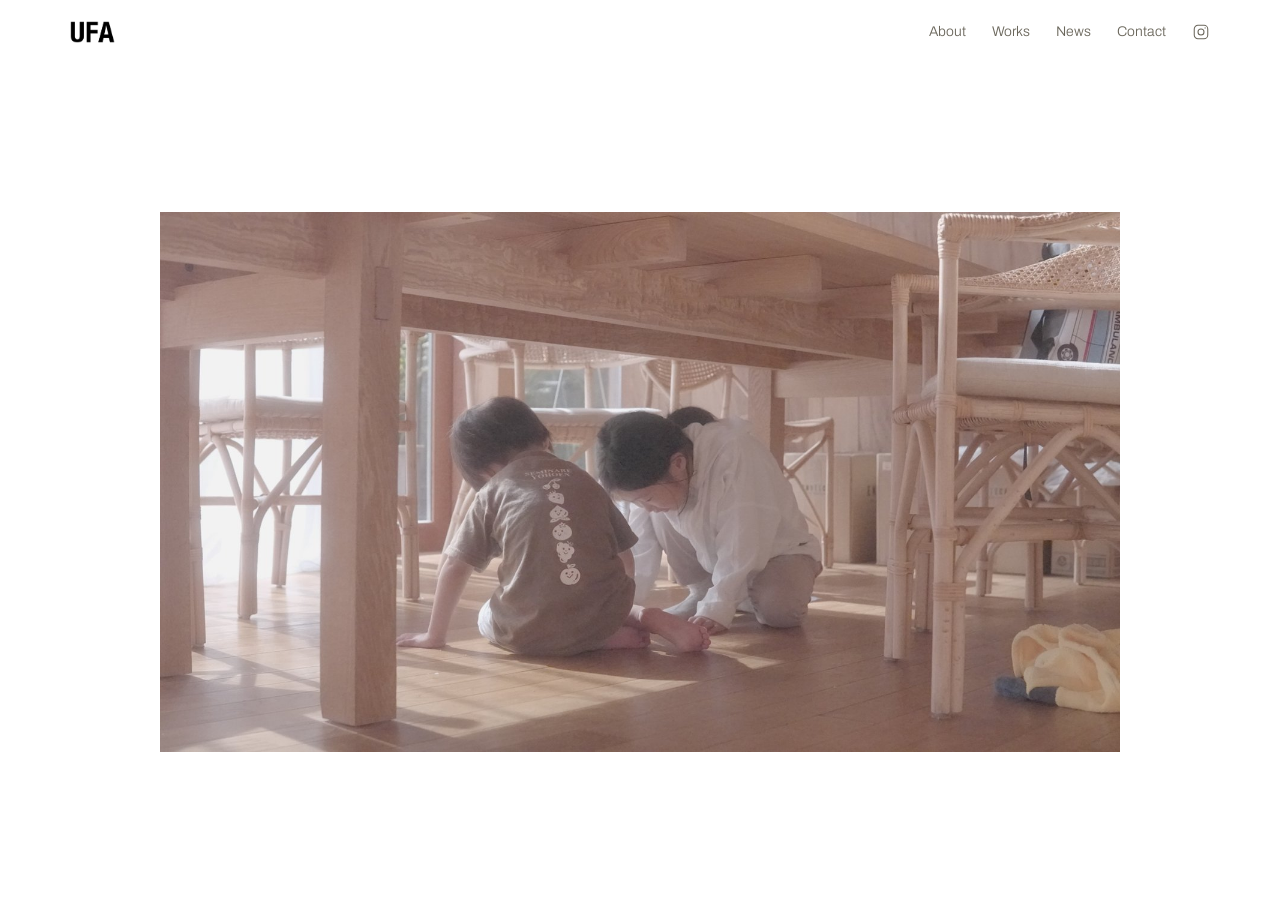
<file: index.html>
<!doctype html>
<html lang="ja">
<head>
<meta charset="utf-8">
<meta name="viewport" content="width=device-width, initial-scale=1">
<title>UFA</title>
<meta name="description" content="UFA一級建築士事務所（梅川元一 + 布施遼）の作品集。">
<link rel="preconnect" href="https://fonts.googleapis.com">
<link rel="stylesheet" href="https://fonts.googleapis.com/css2?family=Archivo:wght@300;400;500;600;700&family=Noto+Sans+JP:wght@300;400;500;600&display=swap">
<link rel="stylesheet" href="style.css">
</head>
<body>

<div style="width:100%;min-height:100vh;display:flex;flex-direction:column;">

  <div class="nav-outer">
    <div class="wrap nav-inner">
      <a href="index.html" style="display:flex;align-items:center;"><img src="assets/logo.png" style="height:22px;width:auto;display:block;" alt="UFA"></a>
      <div class="navlinks">
        <a class="navlink" href="about.html">About</a>
        <a class="navlink" href="works.html">Works</a>
        <a class="navlink" href="news.html">News</a>
        <a class="navlink" href="contact.html">Contact</a>
        <a class="ig-link" href="https://www.instagram.com/ufa_umekawa_fuse/" target="_blank" rel="noopener" aria-label="Instagram"><svg viewBox="0 0 24 24" fill="none" stroke="currentColor" stroke-width="1.4"><rect x="3" y="3" width="18" height="18" rx="5"/><circle cx="12" cy="12" r="4"/><circle cx="17.5" cy="6.5" r="0.8" fill="currentColor" stroke="none"/></svg></a>
      </div>
    </div>
  </div>

  <div style="flex:1;width:100%;background:var(--ground);display:flex;align-items:center;justify-content:center;padding:40px 32px;">
    <img id="top-photo" alt="" style="max-width:960px;max-height:70vh;width:auto;height:auto;display:block;">
  </div>

</div>
<script>
(function(){
  var photos = ["assets/top/top-01.jpg", "assets/top/top-02.jpg", "assets/top/top-03.jpg", "assets/top/top-04.jpg", "assets/top/top-05.jpg", "assets/top/top-06.jpg", "assets/top/top-07.jpg", "assets/top/top-08.jpg"];
  var pick = photos[Math.floor(Math.random() * photos.length)];
  document.getElementById('top-photo').src = pick;
})();
</script>
</body>
</html>
</file>
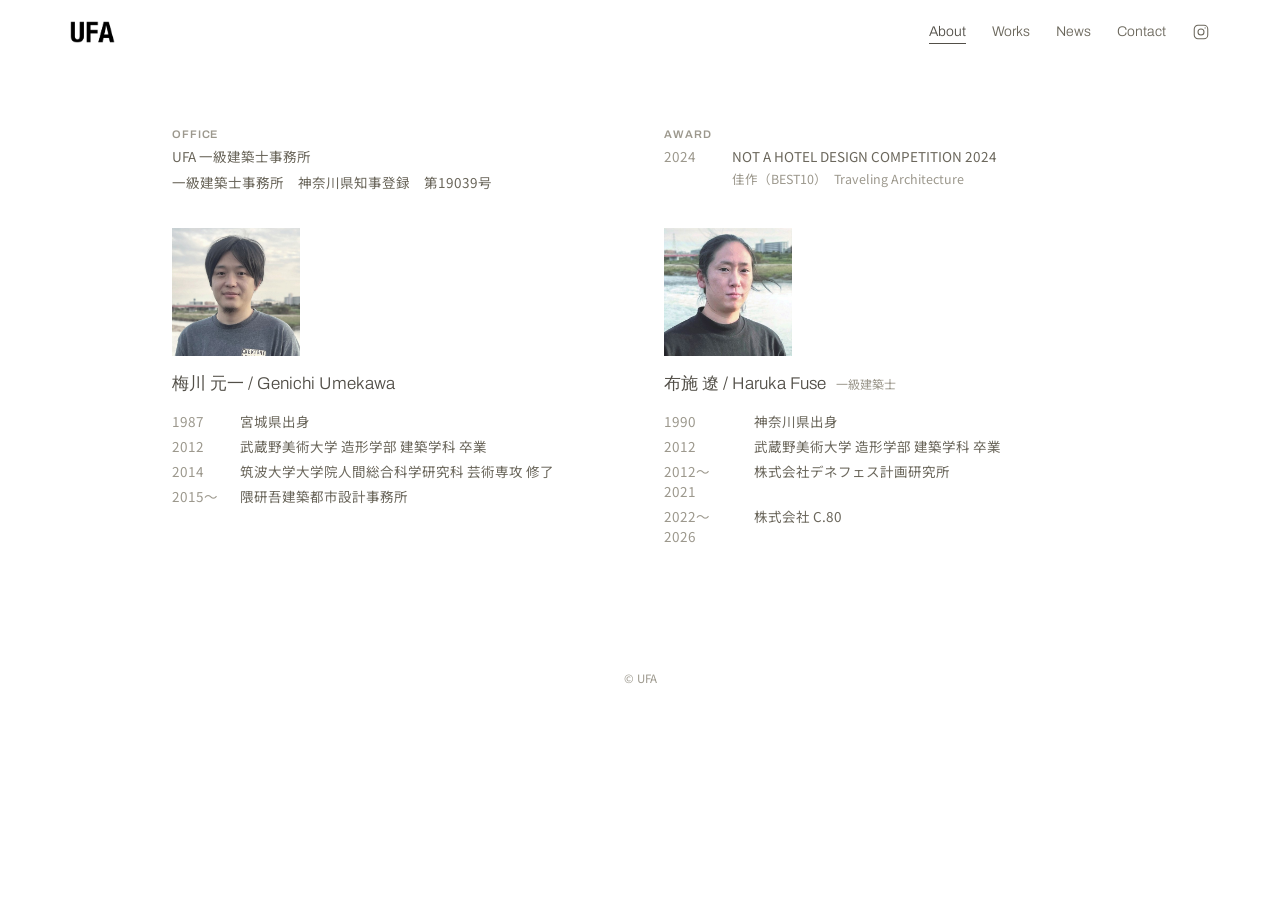
<file: about.html>
<!doctype html>
<html lang="ja">
<head>
<meta charset="utf-8">
<meta name="viewport" content="width=device-width, initial-scale=1">
<title>UFA — About</title>
<meta name="description" content="UFA一級建築士事務所について。梅川元一・布施遼のプロフィール。">
<link rel="preconnect" href="https://fonts.googleapis.com">
<link rel="stylesheet" href="https://fonts.googleapis.com/css2?family=Archivo:wght@300;400;500;600;700&family=Noto+Sans+JP:wght@300;400;500;600&display=swap">
<link rel="stylesheet" href="style.css">
</head>
<body>

<div style="width:100%;min-height:100vh;display:flex;flex-direction:column;">

  <div class="nav-outer">
    <div class="wrap nav-inner">
      <a href="index.html" style="display:flex;align-items:center;"><img src="assets/logo.png" style="height:22px;width:auto;display:block;" alt="UFA"></a>
      <div class="navlinks">
        <a class="navlink on" href="about.html">About</a>
        <a class="navlink" href="works.html">Works</a>
        <a class="navlink" href="news.html">News</a>
        <a class="navlink" href="contact.html">Contact</a>
        <a class="ig-link" href="https://www.instagram.com/ufa_umekawa_fuse/" target="_blank" rel="noopener" aria-label="Instagram"><svg viewBox="0 0 24 24" fill="none" stroke="currentColor" stroke-width="1.4"><rect x="3" y="3" width="18" height="18" rx="5"/><circle cx="12" cy="12" r="4"/><circle cx="17.5" cy="6.5" r="0.8" fill="currentColor" stroke="none"/></svg></a>
      </div>
    </div>
  </div>

  <div class="wrap" style="max-width:min(94vw,1000px);padding:64px 32px 100px;display:flex;flex-direction:column;gap:36px;">

    <div class="about-grid">

      <div style="display:flex;flex-direction:column;gap:6px;">
        <p class="about-label">Office</p>
        <p style="font-family:'Noto Sans JP',sans-serif;font-size:13.5px;color:var(--sub);">UFA 一級建築士事務所</p>
        <p style="font-family:'Noto Sans JP',sans-serif;font-size:13.5px;color:var(--sub);">一級建築士事務所　神奈川県知事登録　第19039号</p>
      </div>

      <div style="display:flex;flex-direction:column;gap:6px;">
        <p class="about-label">Award</p>
        <div class="about-row">
          <span class="about-year" style="width:52px;">2024</span>
          <a class="award-item" href="works/not-a-hotel.html">
            <span>NOT A HOTEL DESIGN COMPETITION 2024</span>
            <span class="award-sub">佳作（BEST10）　Traveling Architecture</span>
          </a>
        </div>
      </div>

    </div>

    <div class="about-grid">

      <div style="display:flex;flex-direction:column;gap:16px;">
        <img src="assets/umekawa.jpg" class="about-photo" alt="梅川元一">
        <p class="about-name">梅川 元一 / Genichi Umekawa</p>
        <div style="display:flex;flex-direction:column;gap:5px;">
          <div class="about-row"><span class="about-year" style="width:52px;">1987</span><span>宮城県出身</span></div>
          <div class="about-row"><span class="about-year" style="width:52px;">2012</span><span>武蔵野美術大学 造形学部 建築学科 卒業</span></div>
          <div class="about-row"><span class="about-year" style="width:52px;">2014</span><span>筑波大学大学院人間総合科学研究科 芸術専攻 修了</span></div>
          <div class="about-row"><span class="about-year" style="width:52px;">2015〜</span><span>隈研吾建築都市設計事務所</span></div>
        </div>
      </div>

      <div style="display:flex;flex-direction:column;gap:16px;">
        <img src="assets/fuse.jpg" class="about-photo" alt="布施遼">
        <div style="display:flex;align-items:baseline;gap:10px;flex-wrap:wrap;">
          <p class="about-name">布施 遼 / Haruka Fuse</p>
          <p class="about-role">一級建築士</p>
        </div>
        <div style="display:flex;flex-direction:column;gap:5px;">
          <div class="about-row"><span class="about-year" style="width:74px;">1990</span><span>神奈川県出身</span></div>
          <div class="about-row"><span class="about-year" style="width:74px;">2012</span><span>武蔵野美術大学 造形学部 建築学科 卒業</span></div>
          <div class="about-row"><span class="about-year" style="width:74px;">2012〜2021</span><span>株式会社デネフェス計画研究所</span></div>
          <div class="about-row"><span class="about-year" style="width:74px;">2022〜2026</span><span>株式会社 C.80</span></div>
        </div>
      </div>

    </div>
  </div>

  <div class="footer-outer">
    <div class="wrap footer-inner">
      <p class="footer-copy">© UFA</p>
    </div>
  </div>

</div>
</body>
</html>
</file>
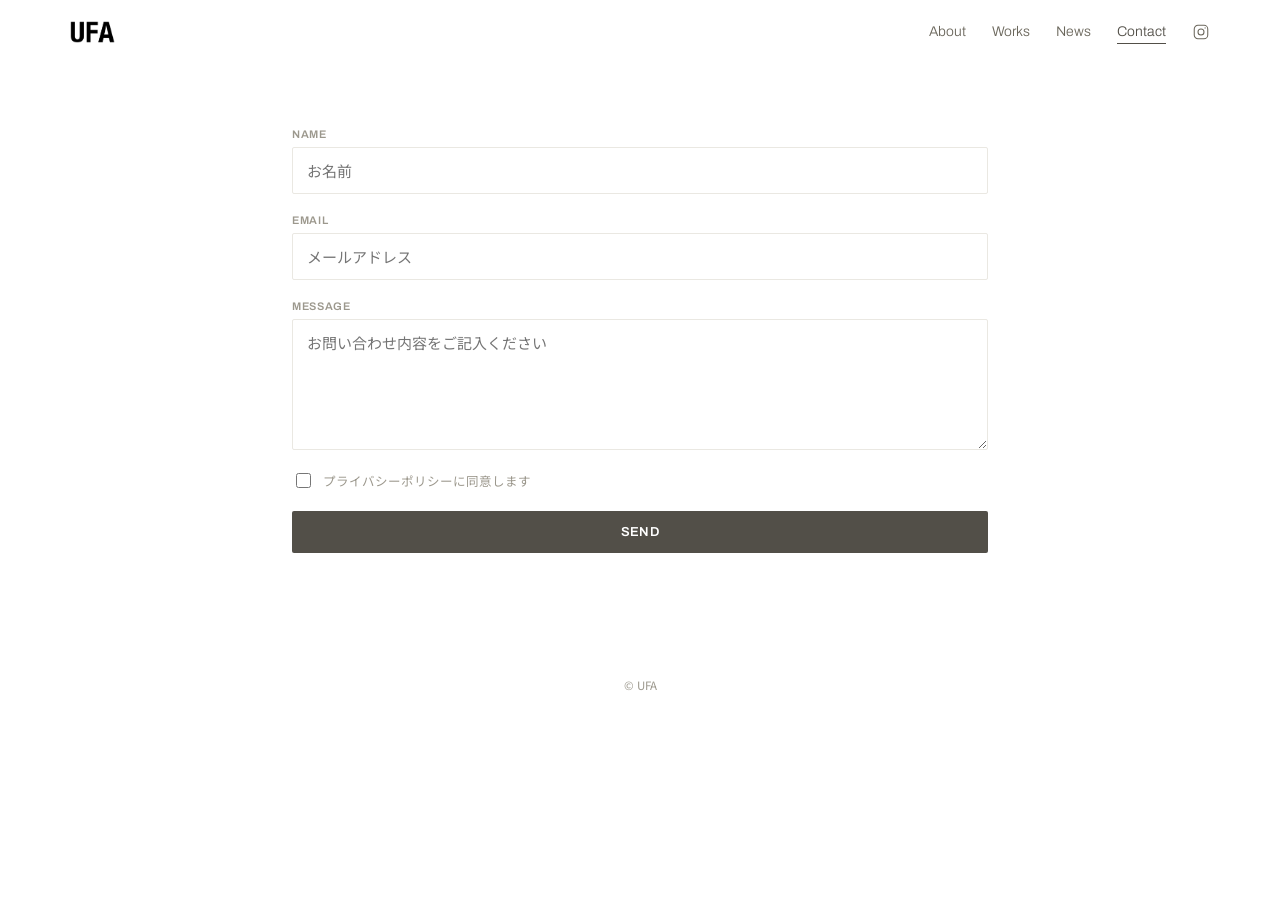
<file: contact.html>
<!doctype html>
<html lang="ja">
<head>
<meta charset="utf-8">
<meta name="viewport" content="width=device-width, initial-scale=1">
<title>UFA — Contact</title>
<meta name="description" content="UFA一級建築士事務所へのお問い合わせ。">
<link rel="preconnect" href="https://fonts.googleapis.com">
<link rel="stylesheet" href="https://fonts.googleapis.com/css2?family=Archivo:wght@300;400;500;600;700&family=Noto+Sans+JP:wght@300;400;500;600&display=swap">
<link rel="stylesheet" href="style.css">
</head>
<body>

<div style="width:100%;min-height:100vh;display:flex;flex-direction:column;">

  <div class="nav-outer">
    <div class="wrap nav-inner">
      <a href="index.html" style="display:flex;align-items:center;"><img src="assets/logo.png" style="height:22px;width:auto;display:block;" alt="UFA"></a>
      <div class="navlinks">
        <a class="navlink" href="about.html">About</a>
        <a class="navlink" href="works.html">Works</a>
        <a class="navlink" href="news.html">News</a>
        <a class="navlink on" href="contact.html">Contact</a>
        <a class="ig-link" href="https://www.instagram.com/ufa_umekawa_fuse/" target="_blank" rel="noopener" aria-label="Instagram"><svg viewBox="0 0 24 24" fill="none" stroke="currentColor" stroke-width="1.4"><rect x="3" y="3" width="18" height="18" rx="5"/><circle cx="12" cy="12" r="4"/><circle cx="17.5" cy="6.5" r="0.8" fill="currentColor" stroke="none"/></svg></a>
      </div>
    </div>
  </div>

  <div class="wrap" style="max-width:min(94vw,760px);padding:64px 32px 100px;display:flex;flex-direction:column;gap:26px;">
    <form id="contact-form" style="display:flex;flex-direction:column;gap:20px;">
      <div class="field" style="display:flex;flex-direction:column;gap:7px;">
        <label for="f-name">NAME</label>
        <input id="f-name" type="text" placeholder="お名前">
      </div>
      <div class="field" style="display:flex;flex-direction:column;gap:7px;">
        <label for="f-email">EMAIL</label>
        <input id="f-email" type="email" placeholder="メールアドレス">
      </div>
      <div class="field" style="display:flex;flex-direction:column;gap:7px;">
        <label for="f-message">MESSAGE</label>
        <textarea id="f-message" rows="5" placeholder="お問い合わせ内容をご記入ください"></textarea>
      </div>
      <label style="display:flex;align-items:center;gap:9px;font-family:'Noto Sans JP',sans-serif;font-size:12.5px;color:var(--muted);">
        <input id="f-agree" type="checkbox" style="width:15px;height:15px;">
        プライバシーポリシーに同意します
      </label>
      <button id="f-send" type="button" class="btn" style="background:var(--ink);color:#fff;border:none;padding:14px;border-radius:2px;cursor:pointer;">SEND</button>
    </form>
  </div>

  <div class="footer-outer">
    <div class="wrap footer-inner">
      <p class="footer-copy">© UFA</p>
    </div>
  </div>

</div>

<script>
document.getElementById('f-send').addEventListener('click', function () {
  var name = document.getElementById('f-name').value;
  var email = document.getElementById('f-email').value;
  var message = document.getElementById('f-message').value;
  var subject = encodeURIComponent('お問い合わせ（' + (name || 'お名前未記入') + '様より）');
  var body = encodeURIComponent(
    'お名前: ' + name + '\n' +
    '返信先メールアドレス: ' + email + '\n\n' +
    message
  );
  window.location.href = 'mailto:fuse@ufa-arc.jp,umekawa@ufa-arc.jp?subject=' + subject + '&body=' + body;
});
</script>
</body>
</html>
</file>
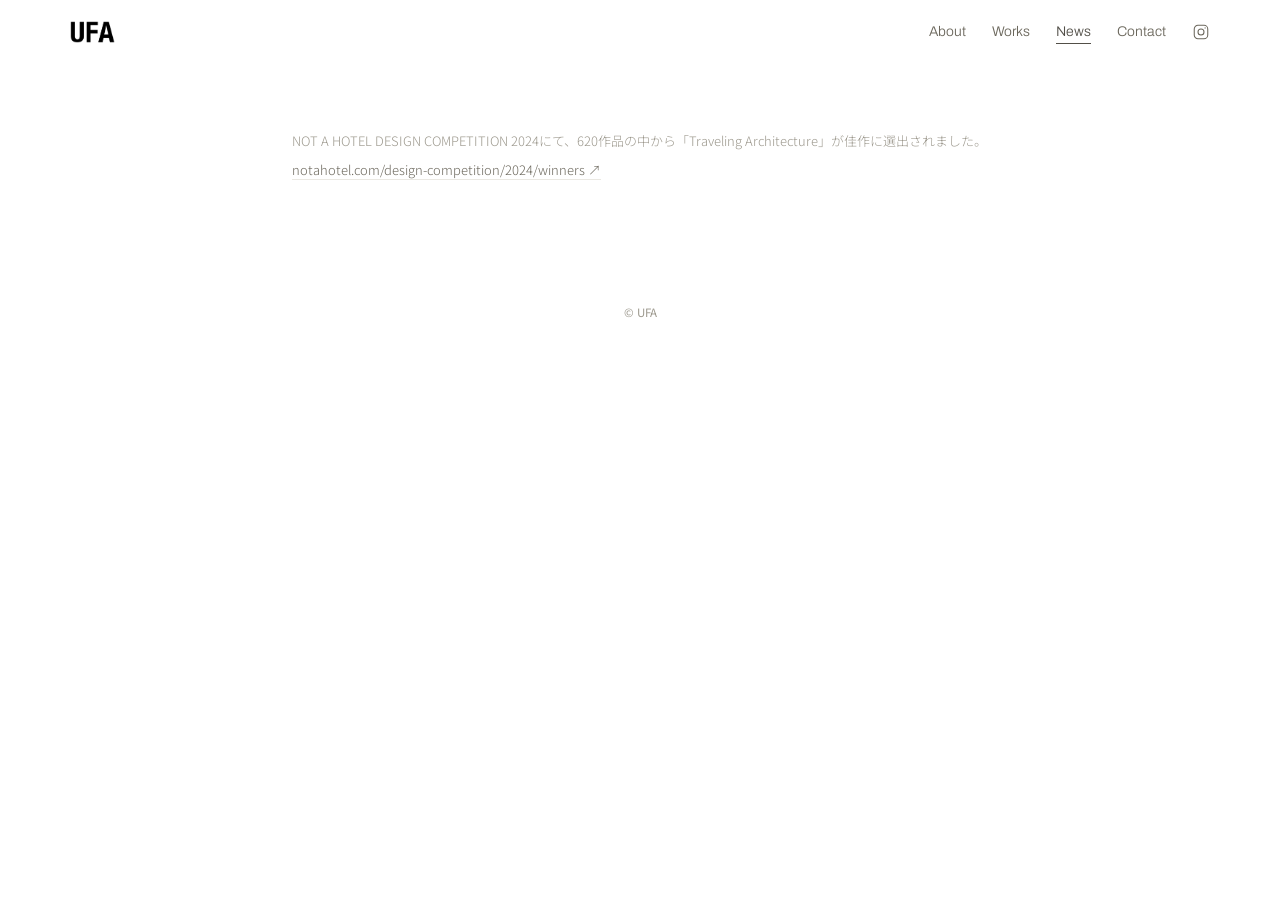
<file: news.html>
<!doctype html>
<html lang="ja">
<head>
<meta charset="utf-8">
<meta name="viewport" content="width=device-width, initial-scale=1">
<title>UFA — News</title>
<meta name="description" content="UFA一級建築士事務所のお知らせ。">
<link rel="preconnect" href="https://fonts.googleapis.com">
<link rel="stylesheet" href="https://fonts.googleapis.com/css2?family=Archivo:wght@300;400;500;600;700&family=Noto+Sans+JP:wght@300;400;500;600&display=swap">
<link rel="stylesheet" href="style.css">
</head>
<body>

<div style="width:100%;min-height:100vh;display:flex;flex-direction:column;">

  <div class="nav-outer">
    <div class="wrap nav-inner">
      <a href="index.html" style="display:flex;align-items:center;"><img src="assets/logo.png" style="height:22px;width:auto;display:block;" alt="UFA"></a>
      <div class="navlinks">
        <a class="navlink" href="about.html">About</a>
        <a class="navlink" href="works.html">Works</a>
        <a class="navlink on" href="news.html">News</a>
        <a class="navlink" href="contact.html">Contact</a>
        <a class="ig-link" href="https://www.instagram.com/ufa_umekawa_fuse/" target="_blank" rel="noopener" aria-label="Instagram"><svg viewBox="0 0 24 24" fill="none" stroke="currentColor" stroke-width="1.4"><rect x="3" y="3" width="18" height="18" rx="5"/><circle cx="12" cy="12" r="4"/><circle cx="17.5" cy="6.5" r="0.8" fill="currentColor" stroke="none"/></svg></a>
      </div>
    </div>
  </div>

  <div class="wrap" style="max-width:min(94vw,760px);padding:64px 32px 100px;display:flex;flex-direction:column;gap:16px;">
    <div style="display:flex;flex-direction:column;gap:6px;">
      <p style="font-family:'Noto Sans JP',sans-serif;font-weight:300;font-size:13px;line-height:2;color:var(--muted);">
        NOT A HOTEL DESIGN COMPETITION 2024にて、620作品の中から「Traveling Architecture」が佳作に選出されました。
      </p>
      <a href="https://notahotel.com/design-competition/2024/winners" style="font-family:'Noto Sans JP',sans-serif;font-weight:300;font-size:13px;color:var(--sub);border-bottom:1px solid var(--line);width:fit-content;">
        notahotel.com/design-competition/2024/winners ↗
      </a>
    </div>
  </div>

  <div class="footer-outer">
    <div class="wrap footer-inner">
      <p class="footer-copy">© UFA</p>
    </div>
  </div>

</div>
</body>
</html>
</file>
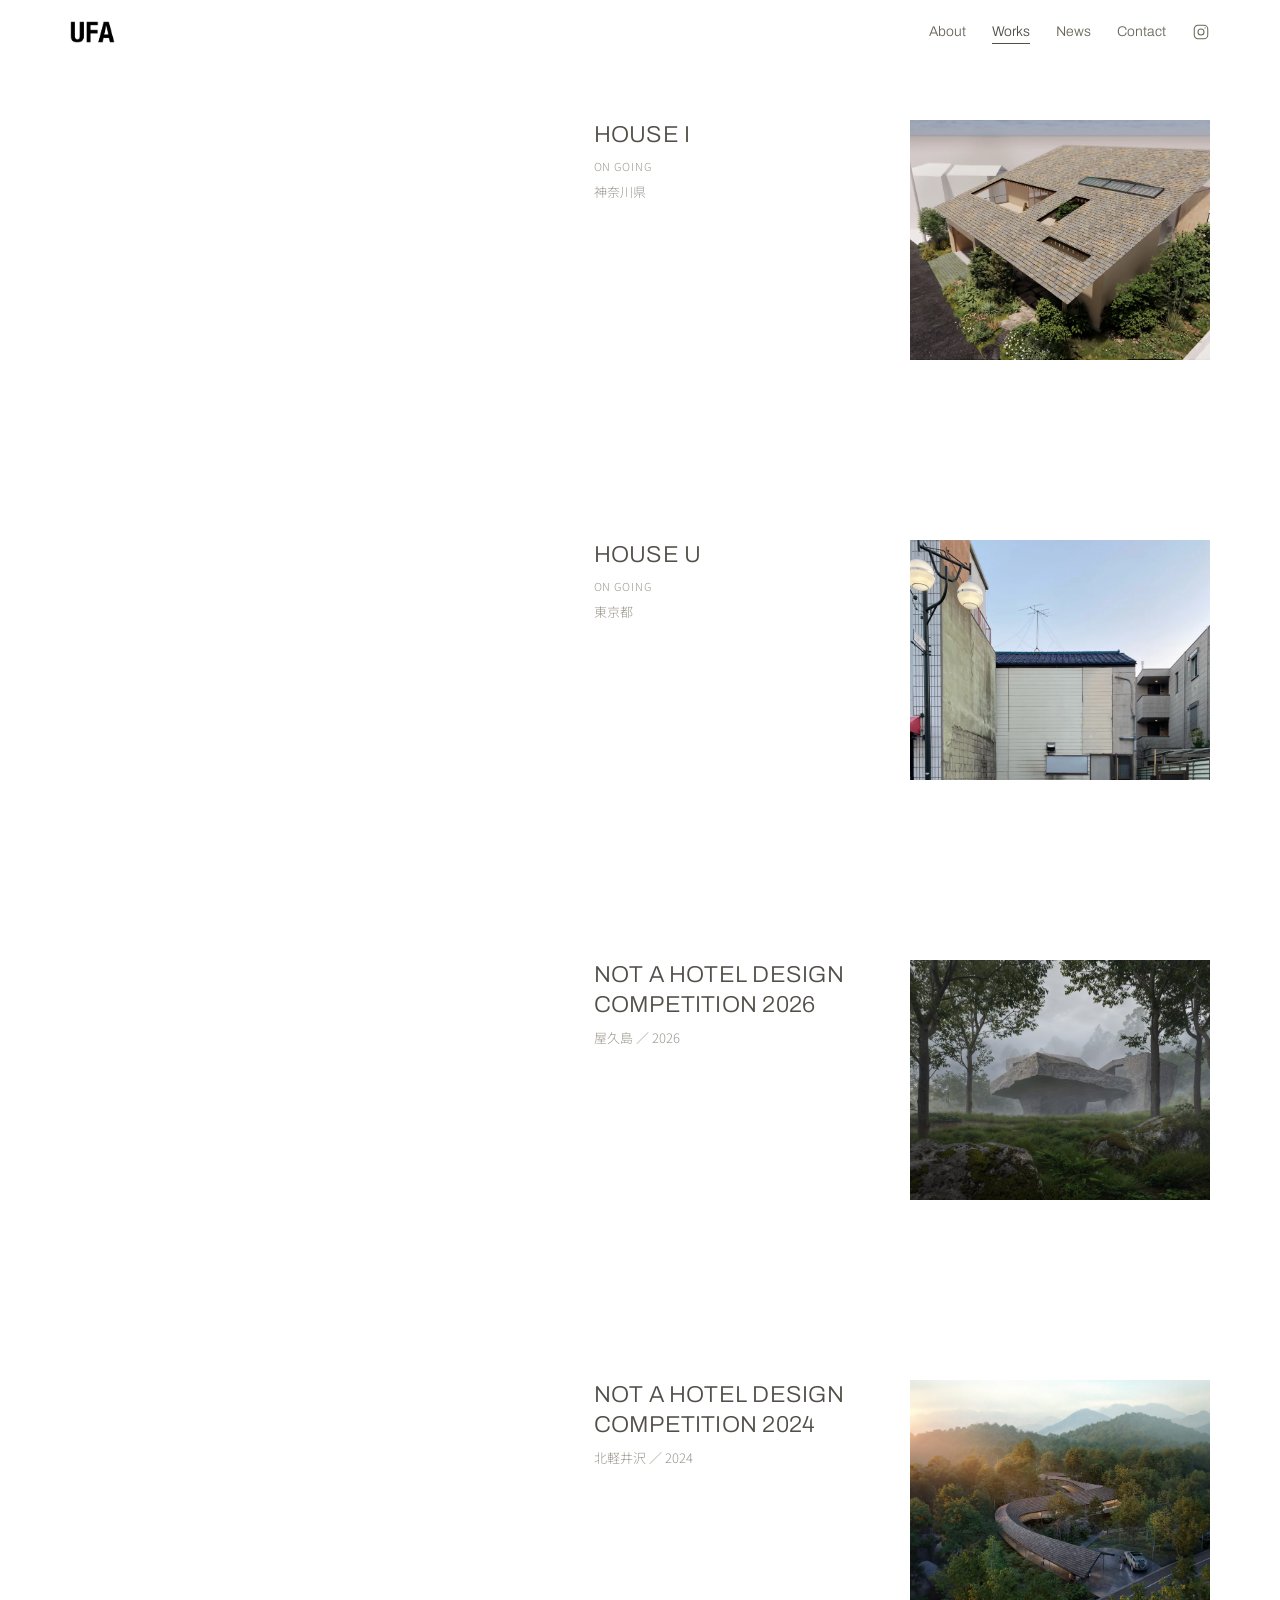
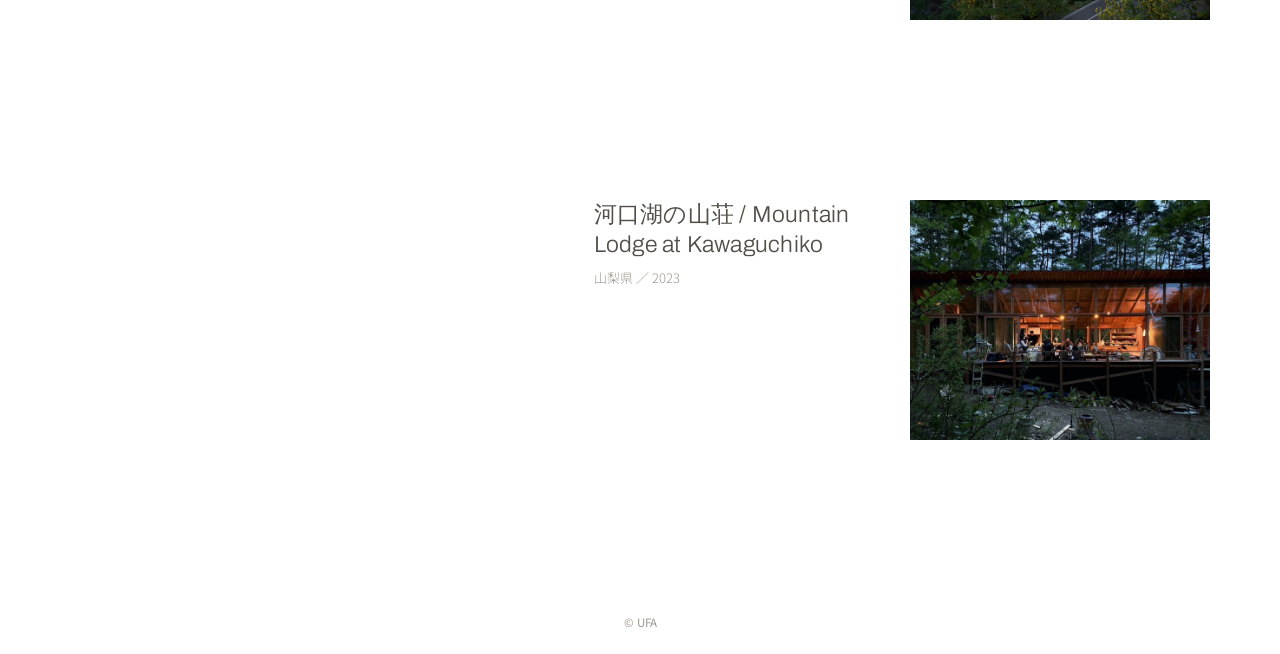
<file: works.html>
<!doctype html>
<html lang="ja">
<head>
<meta charset="utf-8">
<meta name="viewport" content="width=device-width, initial-scale=1">
<title>UFA — Works</title>
<meta name="description" content="UFA一級建築士事務所の実績一覧。">
<link rel="preconnect" href="https://fonts.googleapis.com">
<link rel="stylesheet" href="https://fonts.googleapis.com/css2?family=Archivo:wght@300;400;500;600;700&family=Noto+Sans+JP:wght@300;400;500;600&display=swap">
<link rel="stylesheet" href="style.css">
</head>
<body>

<div style="width:100%;min-height:100vh;display:flex;flex-direction:column;">

  <div class="nav-outer">
    <div class="wrap nav-inner">
      <a href="index.html" style="display:flex;align-items:center;"><img src="assets/logo.png" style="height:22px;width:auto;display:block;" alt="UFA"></a>
      <div class="navlinks">
        <a class="navlink" href="about.html">About</a>
        <a class="navlink on" href="works.html">Works</a>
        <a class="navlink" href="news.html">News</a>
        <a class="navlink" href="contact.html">Contact</a>
        <a class="ig-link" href="https://www.instagram.com/ufa_umekawa_fuse/" target="_blank" rel="noopener" aria-label="Instagram"><svg viewBox="0 0 24 24" fill="none" stroke="currentColor" stroke-width="1.4"><rect x="3" y="3" width="18" height="18" rx="5"/><circle cx="12" cy="12" r="4"/><circle cx="17.5" cy="6.5" r="0.8" fill="currentColor" stroke="none"/></svg></a>
      </div>
    </div>
  </div>

  <div class="wrap works-list" style="padding:0 32px 60px;">

    <a class="g-card works-row" href="works/house-i.html">
      <div class="works-row-text">
        <p class="g-title">HOUSE I</p>
        <p class="g-meta" style="letter-spacing:.08em;font-size:11px;">ON GOING</p>
        <p class="g-meta">神奈川県</p>
      </div>
      <div class="g-thumb">
        <img class="g-img" src="assets/house-i.webp" style="width:100%;height:100%;object-fit:cover;display:block;" alt="HOUSE I">
      </div>
    </a>

    <a class="g-card works-row" href="works/house-u.html">
      <div class="works-row-text">
        <p class="g-title">HOUSE U</p>
        <p class="g-meta" style="letter-spacing:.08em;font-size:11px;">ON GOING</p>
        <p class="g-meta">東京都</p>
      </div>
      <div class="g-thumb">
        <img class="g-img" src="assets/house-u.webp" style="width:100%;height:100%;object-fit:cover;object-position:center 20%;display:block;" alt="HOUSE U">
      </div>
    </a>

    <a class="g-card works-row" href="works/monolith.html">
      <div class="works-row-text">
        <p class="g-title">NOT A HOTEL DESIGN COMPETITION 2026</p>
        <p class="g-meta">屋久島 ／ 2026</p>
      </div>
      <div class="g-thumb">
        <img class="g-img" src="assets/monolith/1.jpg" style="width:100%;height:100%;object-fit:cover;display:block;" alt="NOT A HOTEL DESIGN COMPETITION 2026">
      </div>
    </a>

    <a class="g-card works-row" href="works/not-a-hotel.html">
      <div class="works-row-text">
        <p class="g-title">NOT A HOTEL DESIGN COMPETITION 2024</p>
        <p class="g-meta">北軽井沢 ／ 2024</p>
      </div>
      <div class="g-thumb">
        <img class="g-img" src="assets/nah2024/01-bird.jpg" style="width:100%;height:100%;object-fit:cover;object-position:center 60%;display:block;" alt="NOT A HOTEL DESIGN COMPETITION 2024">
      </div>
    </a>

    <a class="g-card works-row" href="works/kawaguchiko.html">
      <div class="works-row-text">
        <p class="g-title">河口湖の山荘 / Mountain Lodge at Kawaguchiko</p>
        <p class="g-meta">山梨県 ／ 2023</p>
      </div>
      <div class="g-thumb">
        <img class="g-img" src="assets/kawaguchiko/1.jpg" style="width:100%;height:100%;object-fit:cover;display:block;" alt="河口湖の山荘">
      </div>
    </a>

  </div>

  <div class="footer-outer">
    <div class="wrap footer-inner">
      <p class="footer-copy">© UFA</p>
    </div>
  </div>

</div>
</body>
</html>
</file>
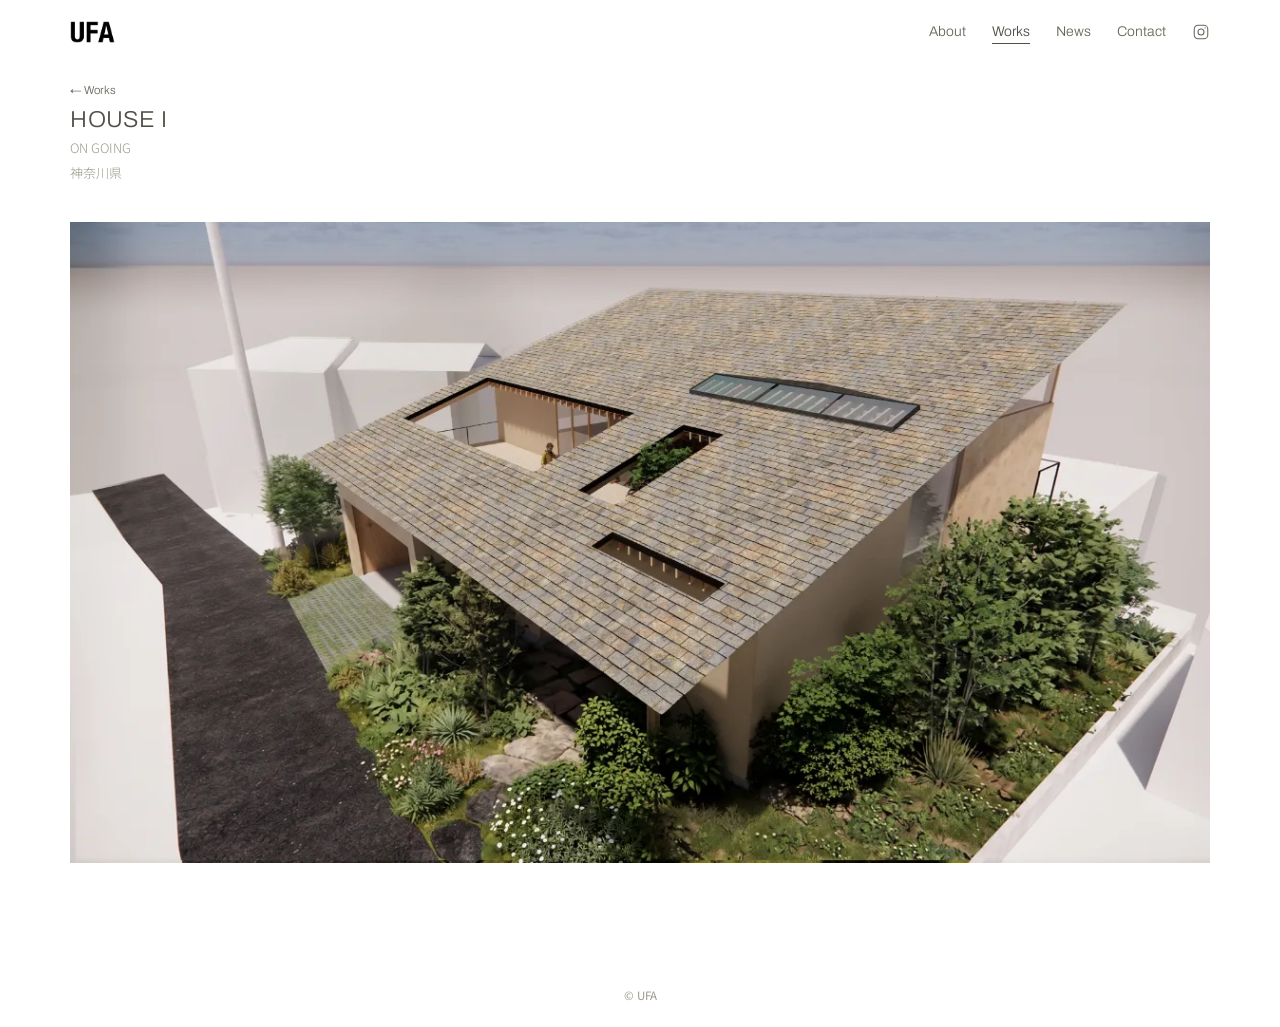
<file: works/house-i.html>
<!doctype html>
<html lang="ja">
<head>
<meta charset="utf-8">
<meta name="viewport" content="width=device-width, initial-scale=1">
<title>UFA — HOUSE I</title>
<link rel="preconnect" href="https://fonts.googleapis.com">
<link rel="stylesheet" href="https://fonts.googleapis.com/css2?family=Archivo:wght@300;400;500;600;700&family=Noto+Sans+JP:wght@300;400;500;600&display=swap">
<link rel="stylesheet" href="../style.css">
</head>
<body>

<div style="width:100%;min-height:100vh;display:flex;flex-direction:column;">

  <div class="nav-outer">
    <div class="wrap nav-inner">
      <a href="../index.html" style="display:flex;align-items:center;"><img src="../assets/logo.png" style="height:22px;width:auto;display:block;" alt="UFA"></a>
      <div class="navlinks">
        <a class="navlink" href="../about.html">About</a>
        <a class="navlink on" href="../works.html">Works</a>
        <a class="navlink" href="../news.html">News</a>
        <a class="navlink" href="../contact.html">Contact</a>
        <a class="ig-link" href="https://www.instagram.com/ufa_umekawa_fuse/" target="_blank" rel="noopener" aria-label="Instagram"><svg viewBox="0 0 24 24" fill="none" stroke="currentColor" stroke-width="1.4"><rect x="3" y="3" width="18" height="18" rx="5"/><circle cx="12" cy="12" r="4"/><circle cx="17.5" cy="6.5" r="0.8" fill="currentColor" stroke="none"/></svg></a>
      </div>
    </div>
  </div>

  <div class="project-bar">
    <div class="wrap project-bar-inner" style="max-width:min(94vw,1800px);">
      <a href="../works.html" class="navlink" style="font-size:11.5px;width:fit-content;">← Works</a>
      <p class="project-title">HOUSE I</p>
      <p class="project-meta">ON GOING</p>
      <p class="project-meta">神奈川県</p>
    </div>
  </div>

  <div class="wrap" style="max-width:min(94vw,1800px);padding:24px 32px 100px;display:flex;flex-direction:column;gap:24px;">
    <div class="gallery-wrap">
      <img class="gallery-img" src="../assets/house-i.webp" alt="HOUSE I">
    </div>
  </div>

  <div class="footer-outer">
    <div class="wrap footer-inner">
      <p class="footer-copy">© UFA</p>
    </div>
  </div>

</div>
</body>
</html>
</file>
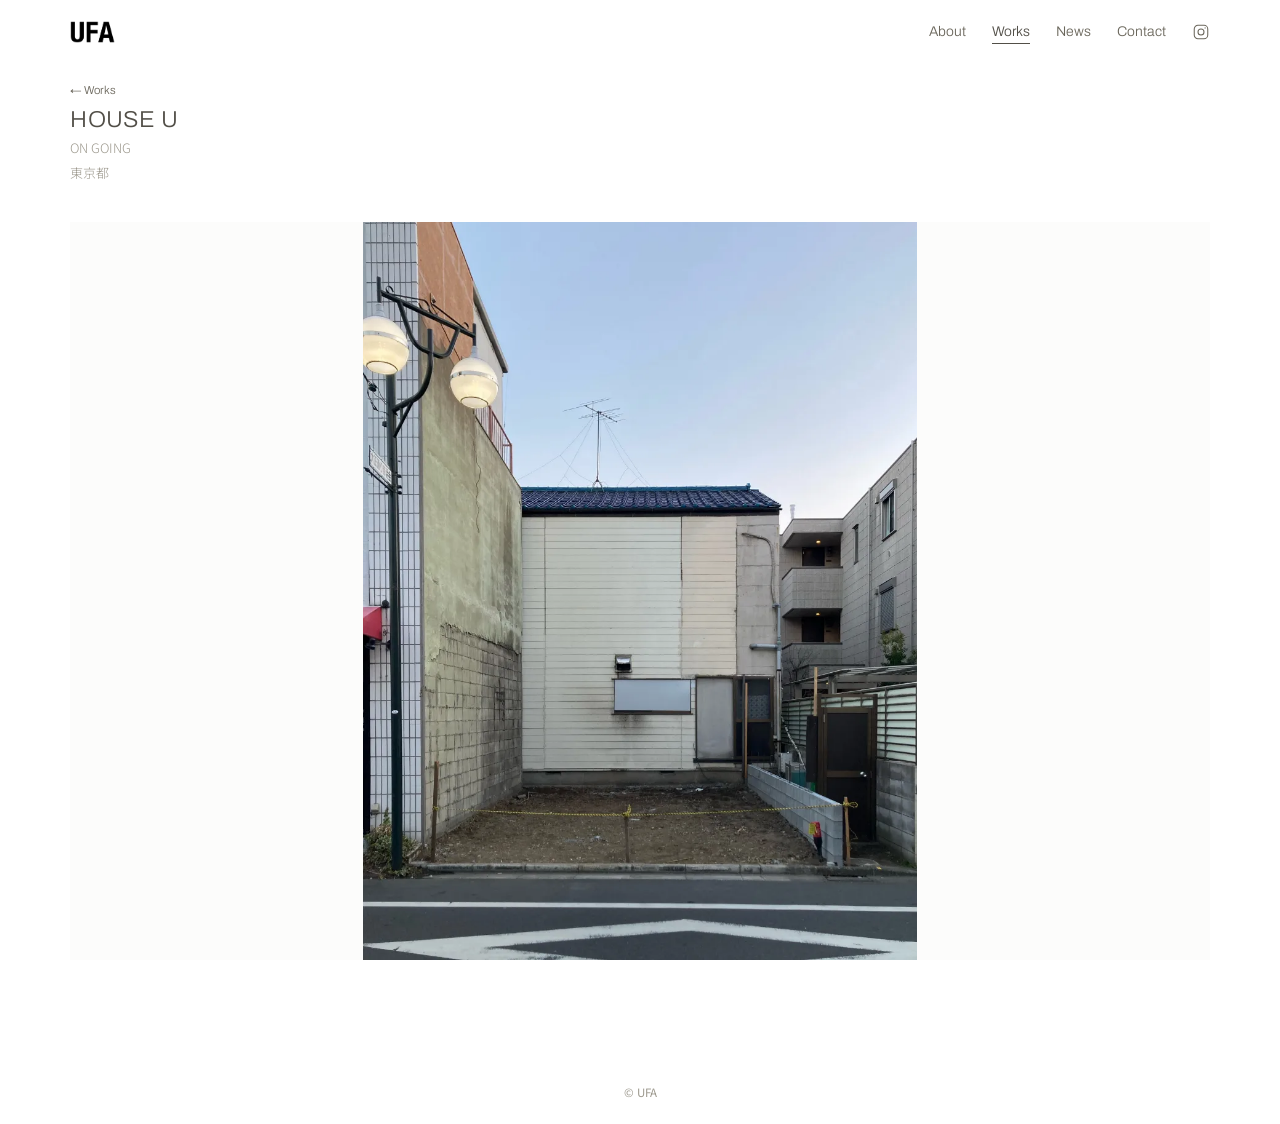
<file: works/house-u.html>
<!doctype html>
<html lang="ja">
<head>
<meta charset="utf-8">
<meta name="viewport" content="width=device-width, initial-scale=1">
<title>UFA — HOUSE U</title>
<link rel="preconnect" href="https://fonts.googleapis.com">
<link rel="stylesheet" href="https://fonts.googleapis.com/css2?family=Archivo:wght@300;400;500;600;700&family=Noto+Sans+JP:wght@300;400;500;600&display=swap">
<link rel="stylesheet" href="../style.css">
</head>
<body>

<div style="width:100%;min-height:100vh;display:flex;flex-direction:column;">

  <div class="nav-outer">
    <div class="wrap nav-inner">
      <a href="../index.html" style="display:flex;align-items:center;"><img src="../assets/logo.png" style="height:22px;width:auto;display:block;" alt="UFA"></a>
      <div class="navlinks">
        <a class="navlink" href="../about.html">About</a>
        <a class="navlink on" href="../works.html">Works</a>
        <a class="navlink" href="../news.html">News</a>
        <a class="navlink" href="../contact.html">Contact</a>
        <a class="ig-link" href="https://www.instagram.com/ufa_umekawa_fuse/" target="_blank" rel="noopener" aria-label="Instagram"><svg viewBox="0 0 24 24" fill="none" stroke="currentColor" stroke-width="1.4"><rect x="3" y="3" width="18" height="18" rx="5"/><circle cx="12" cy="12" r="4"/><circle cx="17.5" cy="6.5" r="0.8" fill="currentColor" stroke="none"/></svg></a>
      </div>
    </div>
  </div>

  <div class="project-bar">
    <div class="wrap project-bar-inner" style="max-width:min(94vw,1800px);">
      <a href="../works.html" class="navlink" style="font-size:11.5px;width:fit-content;">← Works</a>
      <p class="project-title">HOUSE U</p>
      <p class="project-meta">ON GOING</p>
      <p class="project-meta">東京都</p>
    </div>
  </div>

  <div class="wrap" style="max-width:min(94vw,1800px);padding:24px 32px 100px;display:flex;flex-direction:column;gap:24px;">
    <div class="gallery-wrap">
      <img class="gallery-img" src="../assets/house-u.webp" style="object-position:center 25%;" alt="HOUSE U">
    </div>
  </div>

  <div class="footer-outer">
    <div class="wrap footer-inner">
      <p class="footer-copy">© UFA</p>
    </div>
  </div>

</div>
</body>
</html>
</file>
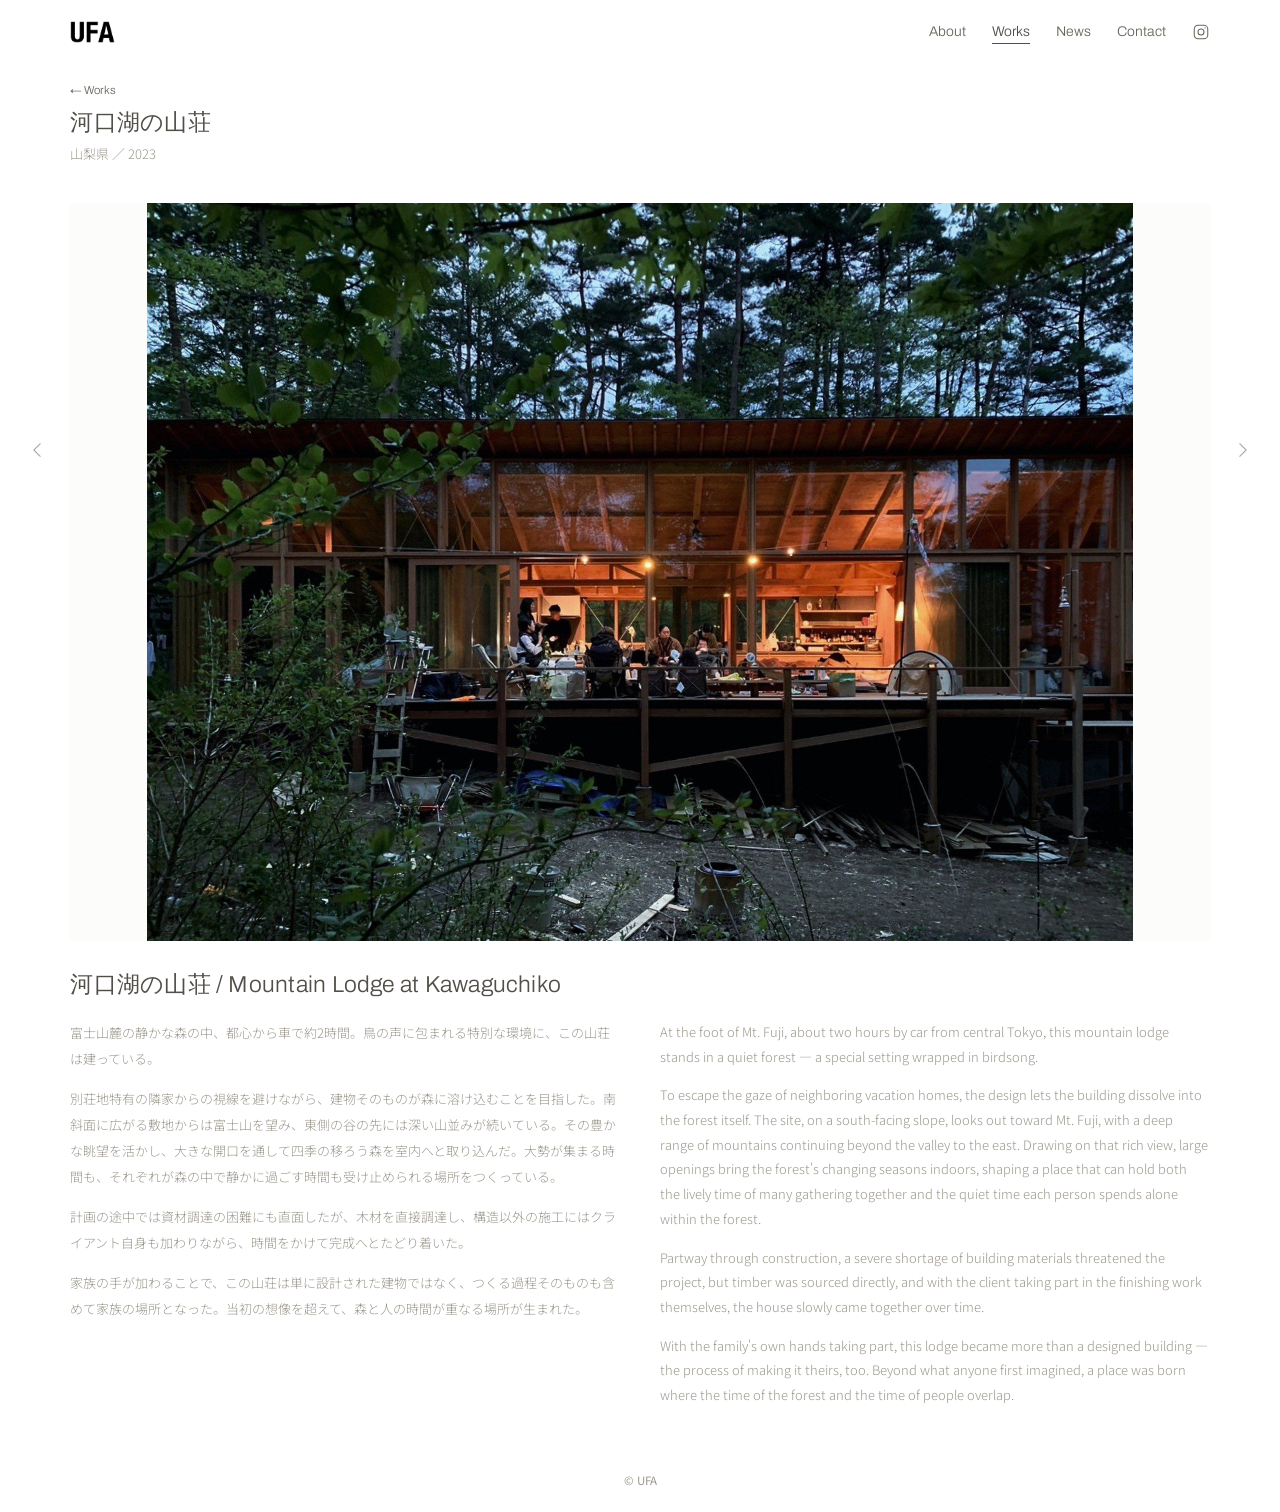
<file: works/kawaguchiko.html>
<!doctype html>
<html lang="ja">
<head>
<meta charset="utf-8">
<meta name="viewport" content="width=device-width, initial-scale=1">
<title>UFA — 河口湖の山荘</title>
<link rel="preconnect" href="https://fonts.googleapis.com">
<link rel="stylesheet" href="https://fonts.googleapis.com/css2?family=Archivo:wght@300;400;500;600;700&family=Noto+Sans+JP:wght@300;400;500;600&display=swap">
<link rel="stylesheet" href="../style.css">
</head>
<body>

<div style="width:100%;min-height:100vh;display:flex;flex-direction:column;">

  <div class="nav-outer">
    <div class="wrap nav-inner">
      <a href="../index.html" style="display:flex;align-items:center;"><img src="../assets/logo.png" style="height:22px;width:auto;display:block;" alt="UFA"></a>
      <div class="navlinks">
        <a class="navlink" href="../about.html">About</a>
        <a class="navlink on" href="../works.html">Works</a>
        <a class="navlink" href="../news.html">News</a>
        <a class="navlink" href="../contact.html">Contact</a>
        <a class="ig-link" href="https://www.instagram.com/ufa_umekawa_fuse/" target="_blank" rel="noopener" aria-label="Instagram"><svg viewBox="0 0 24 24" fill="none" stroke="currentColor" stroke-width="1.4"><rect x="3" y="3" width="18" height="18" rx="5"/><circle cx="12" cy="12" r="4"/><circle cx="17.5" cy="6.5" r="0.8" fill="currentColor" stroke="none"/></svg></a>
      </div>
    </div>
  </div>

  <div class="project-bar">
    <div class="wrap project-bar-inner">
      <a href="../works.html" class="navlink" style="font-size:11.5px;width:fit-content;">← Works</a>
      <p class="project-title">河口湖の山荘</p>
      <p class="project-meta">山梨県 ／ 2023</p>
    </div>
  </div>

  <div class="wrap" style="max-width:min(94vw,1800px);padding:24px 32px 20px;">
    <div class="gallery-wrap">
      <img id="gallery-img" class="gallery-img" src="" alt="河口湖の山荘">
    </div>
    <div class="gallery-nav">
      <button id="gallery-prev" class="arrow-btn" aria-label="前の写真"><svg viewBox="0 0 24 24" fill="none" stroke="currentColor" stroke-width="1.3"><polyline points="15 4 7 12 15 20"/></svg></button>
      <button id="gallery-next" class="arrow-btn" aria-label="次の写真"><svg viewBox="0 0 24 24" fill="none" stroke="currentColor" stroke-width="1.3"><polyline points="9 4 17 12 9 20"/></svg></button>
    </div>
  </div>

  <div class="wrap" style="padding:8px 32px 40px;">
    <p class="overview-heading">河口湖の山荘 / Mountain Lodge at Kawaguchiko</p>
    <div class="overview-grid">
      <div style="display:flex;flex-direction:column;gap:14px;">
        <p class="overview-jp">富士山麓の静かな森の中、都心から車で約2時間。鳥の声に包まれる特別な環境に、この山荘は建っている。</p>
        <p class="overview-jp">別荘地特有の隣家からの視線を避けながら、建物そのものが森に溶け込むことを目指した。南斜面に広がる敷地からは富士山を望み、東側の谷の先には深い山並みが続いている。その豊かな眺望を活かし、大きな開口を通して四季の移ろう森を室内へと取り込んだ。大勢が集まる時間も、それぞれが森の中で静かに過ごす時間も受け止められる場所をつくっている。</p>
        <p class="overview-jp">計画の途中では資材調達の困難にも直面したが、木材を直接調達し、構造以外の施工にはクライアント自身も加わりながら、時間をかけて完成へとたどり着いた。</p>
        <p class="overview-jp">家族の手が加わることで、この山荘は単に設計された建物ではなく、つくる過程そのものも含めて家族の場所となった。当初の想像を超えて、森と人の時間が重なる場所が生まれた。</p>
      </div>
      <div style="display:flex;flex-direction:column;gap:14px;">
        <p class="overview-en">At the foot of Mt. Fuji, about two hours by car from central Tokyo, this mountain lodge stands in a quiet forest — a special setting wrapped in birdsong.</p>
        <p class="overview-en">To escape the gaze of neighboring vacation homes, the design lets the building dissolve into the forest itself. The site, on a south-facing slope, looks out toward Mt. Fuji, with a deep range of mountains continuing beyond the valley to the east. Drawing on that rich view, large openings bring the forest's changing seasons indoors, shaping a place that can hold both the lively time of many gathering together and the quiet time each person spends alone within the forest.</p>
        <p class="overview-en">Partway through construction, a severe shortage of building materials threatened the project, but timber was sourced directly, and with the client taking part in the finishing work themselves, the house slowly came together over time.</p>
        <p class="overview-en">With the family's own hands taking part, this lodge became more than a designed building — the process of making it theirs, too. Beyond what anyone first imagined, a place was born where the time of the forest and the time of people overlap.</p>
      </div>
    </div>
  </div>

  <div class="footer-outer">
    <div class="wrap footer-inner">
      <p class="footer-copy">© UFA</p>
    </div>
  </div>

</div>

<script src="../gallery.js"></script>
<script>
initGallery([
  { src: "../assets/kawaguchiko/1.jpg" },
  { src: "../assets/kawaguchiko/2.jpg" },
  { src: "../assets/kawaguchiko/3.jpg" },
  { src: "../assets/kawaguchiko/4.jpg" },
  { src: "../assets/kawaguchiko/5.jpg" },
  { src: "../assets/kawaguchiko/6.jpg" }
]);
</script>
</body>
</html>
</file>
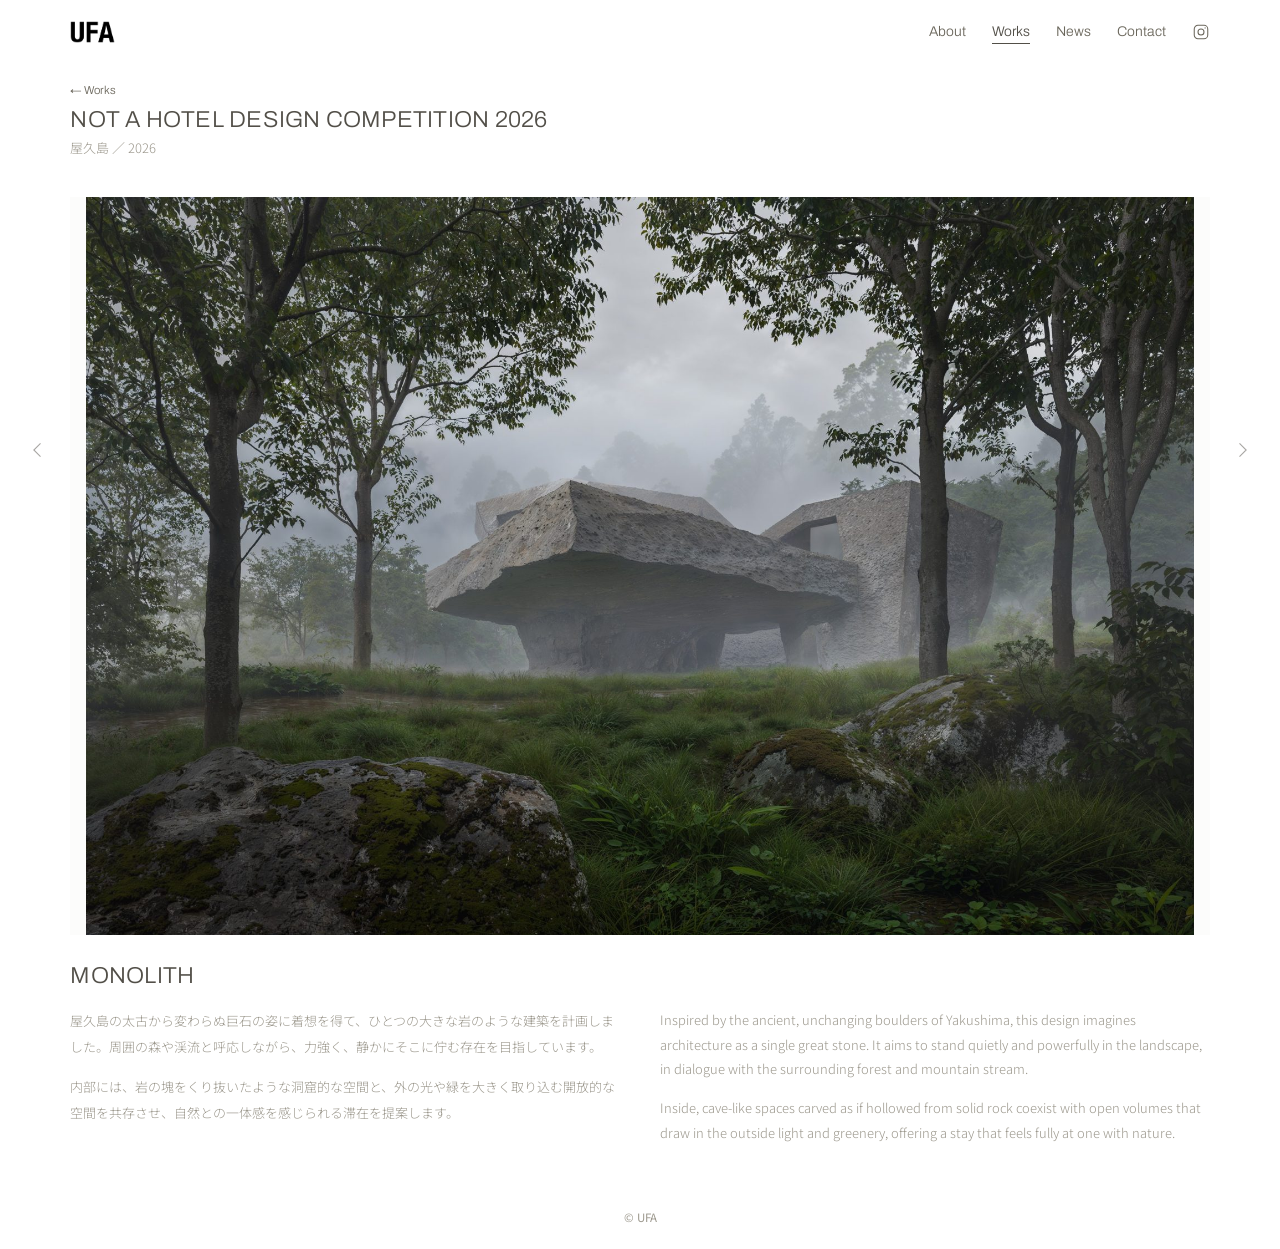
<file: works/monolith.html>
<!doctype html>
<html lang="ja">
<head>
<meta charset="utf-8">
<meta name="viewport" content="width=device-width, initial-scale=1">
<title>UFA — NOT A HOTEL DESIGN COMPETITION 2026</title>
<link rel="preconnect" href="https://fonts.googleapis.com">
<link rel="stylesheet" href="https://fonts.googleapis.com/css2?family=Archivo:wght@300;400;500;600;700&family=Noto+Sans+JP:wght@300;400;500;600&display=swap">
<link rel="stylesheet" href="../style.css">
</head>
<body>

<div style="width:100%;min-height:100vh;display:flex;flex-direction:column;">

  <div class="nav-outer">
    <div class="wrap nav-inner">
      <a href="../index.html" style="display:flex;align-items:center;"><img src="../assets/logo.png" style="height:22px;width:auto;display:block;" alt="UFA"></a>
      <div class="navlinks">
        <a class="navlink" href="../about.html">About</a>
        <a class="navlink on" href="../works.html">Works</a>
        <a class="navlink" href="../news.html">News</a>
        <a class="navlink" href="../contact.html">Contact</a>
        <a class="ig-link" href="https://www.instagram.com/ufa_umekawa_fuse/" target="_blank" rel="noopener" aria-label="Instagram"><svg viewBox="0 0 24 24" fill="none" stroke="currentColor" stroke-width="1.4"><rect x="3" y="3" width="18" height="18" rx="5"/><circle cx="12" cy="12" r="4"/><circle cx="17.5" cy="6.5" r="0.8" fill="currentColor" stroke="none"/></svg></a>
      </div>
    </div>
  </div>

  <div class="project-bar">
    <div class="wrap project-bar-inner">
      <a href="../works.html" class="navlink" style="font-size:11.5px;width:fit-content;">← Works</a>
      <p class="project-title">NOT A HOTEL DESIGN COMPETITION 2026</p>
      <p class="project-meta">屋久島 ／ 2026</p>
    </div>
  </div>

  <div class="wrap" style="max-width:min(94vw,1800px);padding:24px 32px 20px;">
    <div class="gallery-wrap">
      <img id="gallery-img" class="gallery-img" src="" alt="MONOLITH">
    </div>
    <div class="gallery-nav">
      <button id="gallery-prev" class="arrow-btn" aria-label="前の写真"><svg viewBox="0 0 24 24" fill="none" stroke="currentColor" stroke-width="1.3"><polyline points="15 4 7 12 15 20"/></svg></button>
      <button id="gallery-next" class="arrow-btn" aria-label="次の写真"><svg viewBox="0 0 24 24" fill="none" stroke="currentColor" stroke-width="1.3"><polyline points="9 4 17 12 9 20"/></svg></button>
    </div>
  </div>

  <div class="wrap" style="padding:8px 32px 40px;">
    <p class="overview-heading">MONOLITH</p>
    <div class="overview-grid">
      <div style="display:flex;flex-direction:column;gap:14px;">
        <p class="overview-jp">屋久島の太古から変わらぬ巨石の姿に着想を得て、ひとつの大きな岩のような建築を計画しました。周囲の森や渓流と呼応しながら、力強く、静かにそこに佇む存在を目指しています。</p>
        <p class="overview-jp">内部には、岩の塊をくり抜いたような洞窟的な空間と、外の光や緑を大きく取り込む開放的な空間を共存させ、自然との一体感を感じられる滞在を提案します。</p>
      </div>
      <div style="display:flex;flex-direction:column;gap:14px;">
        <p class="overview-en">Inspired by the ancient, unchanging boulders of Yakushima, this design imagines architecture as a single great stone. It aims to stand quietly and powerfully in the landscape, in dialogue with the surrounding forest and mountain stream.</p>
        <p class="overview-en">Inside, cave-like spaces carved as if hollowed from solid rock coexist with open volumes that draw in the outside light and greenery, offering a stay that feels fully at one with nature.</p>
      </div>
    </div>
  </div>

  <div class="footer-outer">
    <div class="wrap footer-inner">
      <p class="footer-copy">© UFA</p>
    </div>
  </div>

</div>

<script src="../gallery.js"></script>
<script>
initGallery([
  { src: "../assets/monolith/1.jpg" },
  { src: "../assets/monolith/2.jpg" },
  { src: "../assets/monolith/3.jpg" },
  { src: "../assets/monolith/4.jpg" },
  { src: "../assets/monolith/5.jpg" },
  { src: "../assets/monolith/6.jpg" },
  { src: "../assets/monolith/7.jpg" }
]);
</script>
</body>
</html>
</file>
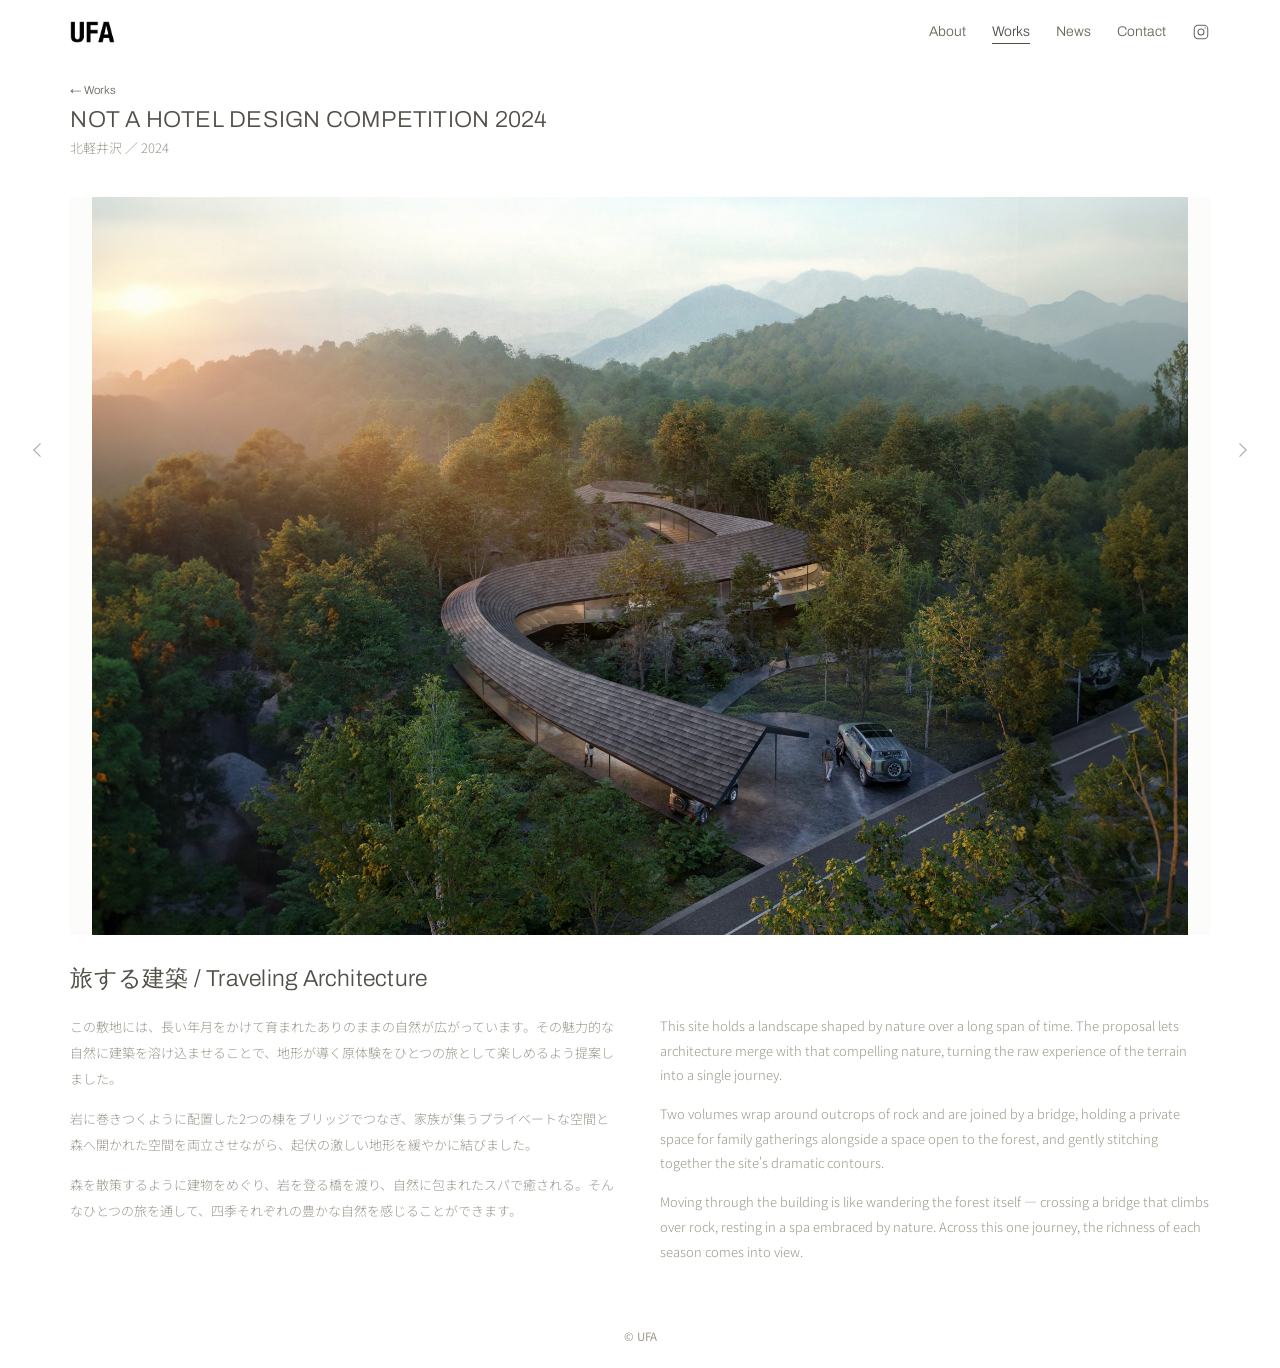
<file: works/not-a-hotel.html>
<!doctype html>
<html lang="ja">
<head>
<meta charset="utf-8">
<meta name="viewport" content="width=device-width, initial-scale=1">
<title>UFA — NOT A HOTEL DESIGN COMPETITION 2024</title>
<link rel="preconnect" href="https://fonts.googleapis.com">
<link rel="stylesheet" href="https://fonts.googleapis.com/css2?family=Archivo:wght@300;400;500;600;700&family=Noto+Sans+JP:wght@300;400;500;600&display=swap">
<link rel="stylesheet" href="../style.css">
</head>
<body>

<div style="width:100%;min-height:100vh;display:flex;flex-direction:column;">

  <div class="nav-outer">
    <div class="wrap nav-inner">
      <a href="../index.html" style="display:flex;align-items:center;"><img src="../assets/logo.png" style="height:22px;width:auto;display:block;" alt="UFA"></a>
      <div class="navlinks">
        <a class="navlink" href="../about.html">About</a>
        <a class="navlink on" href="../works.html">Works</a>
        <a class="navlink" href="../news.html">News</a>
        <a class="navlink" href="../contact.html">Contact</a>
        <a class="ig-link" href="https://www.instagram.com/ufa_umekawa_fuse/" target="_blank" rel="noopener" aria-label="Instagram"><svg viewBox="0 0 24 24" fill="none" stroke="currentColor" stroke-width="1.4"><rect x="3" y="3" width="18" height="18" rx="5"/><circle cx="12" cy="12" r="4"/><circle cx="17.5" cy="6.5" r="0.8" fill="currentColor" stroke="none"/></svg></a>
      </div>
    </div>
  </div>

  <div class="project-bar">
    <div class="wrap project-bar-inner">
      <a href="../works.html" class="navlink" style="font-size:11.5px;width:fit-content;">← Works</a>
      <p class="project-title">NOT A HOTEL DESIGN COMPETITION 2024</p>
      <p class="project-meta">北軽井沢 ／ 2024</p>
    </div>
  </div>

  <div class="wrap" style="max-width:min(94vw,1800px);padding:24px 32px 20px;">
    <div class="gallery-wrap">
      <img id="gallery-img" class="gallery-img" src="" alt="NOT A HOTEL DESIGN COMPETITION 2024">
    </div>
    <div class="gallery-nav">
      <button id="gallery-prev" class="arrow-btn" aria-label="前の写真"><svg viewBox="0 0 24 24" fill="none" stroke="currentColor" stroke-width="1.3"><polyline points="15 4 7 12 15 20"/></svg></button>
      <button id="gallery-next" class="arrow-btn" aria-label="次の写真"><svg viewBox="0 0 24 24" fill="none" stroke="currentColor" stroke-width="1.3"><polyline points="9 4 17 12 9 20"/></svg></button>
    </div>
  </div>

  <div class="wrap" style="padding:8px 32px 40px;">
    <p class="overview-heading">旅する建築 / Traveling Architecture</p>
    <div class="overview-grid">
      <div style="display:flex;flex-direction:column;gap:14px;">
        <p class="overview-jp">この敷地には、長い年月をかけて育まれたありのままの自然が広がっています。その魅力的な自然に建築を溶け込ませることで、地形が導く原体験をひとつの旅として楽しめるよう提案しました。</p>
        <p class="overview-jp">岩に巻きつくように配置した2つの棟をブリッジでつなぎ、家族が集うプライベートな空間と森へ開かれた空間を両立させながら、起伏の激しい地形を緩やかに結びました。</p>
        <p class="overview-jp">森を散策するように建物をめぐり、岩を登る橋を渡り、自然に包まれたスパで癒される。そんなひとつの旅を通して、四季それぞれの豊かな自然を感じることができます。</p>
      </div>
      <div style="display:flex;flex-direction:column;gap:14px;">
        <p class="overview-en">This site holds a landscape shaped by nature over a long span of time. The proposal lets architecture merge with that compelling nature, turning the raw experience of the terrain into a single journey.</p>
        <p class="overview-en">Two volumes wrap around outcrops of rock and are joined by a bridge, holding a private space for family gatherings alongside a space open to the forest, and gently stitching together the site's dramatic contours.</p>
        <p class="overview-en">Moving through the building is like wandering the forest itself — crossing a bridge that climbs over rock, resting in a spa embraced by nature. Across this one journey, the richness of each season comes into view.</p>
      </div>
    </div>
  </div>

  <div class="footer-outer">
    <div class="wrap footer-inner">
      <p class="footer-copy">© UFA</p>
    </div>
  </div>

</div>

<script src="../gallery.js"></script>
<script>
initGallery([
  { src: "../assets/nah2024/01-bird.jpg" },
  { src: "../assets/nah2024/02-top.jpg" },
  { src: "../assets/nah2024/03-snowday.jpg" },
  { src: "../assets/nah2024/04-snownight.jpg" },
  { src: "../assets/nah2024/05-ent.jpg", pos: "center 30%" },
  { src: "../assets/nah2024/06-1final.jpg" },
  { src: "../assets/nah2024/07-2final.jpg" },
  { src: "../assets/nah2024/08-3final.jpg" },
  { src: "../assets/nah2024/09-4final.jpg" },
  { src: "../assets/nah2024/10-5final.jpg" },
  { src: "../assets/nah2024/11-6final.jpg" },
  { src: "../assets/nah2024/12-7final.jpg" },
  { src: "../assets/nah2024/13-8final.jpg" },
  { src: "../assets/nah2024/14-roten.jpg", pos: "center 55%" },
  { src: "../assets/nah2024/15-bed.jpg" }
]);
</script>
</body>
</html>
</file>
<file: style.css>
:root{ --ground:#FFFFFF; --panel:#FCFCFB; --ink:#524F48; --muted:#9c988d; --sub:#6b675c; --line:#EAE8E2; }
*{box-sizing:border-box;}
html,body{margin:0;height:100%;}
html{overflow-y:scroll;}
body{background:var(--ground);color:var(--ink);font-family:'Noto Sans JP','Archivo',-apple-system,sans-serif;-webkit-font-smoothing:antialiased;}
h1,h2,h3,p{margin:0;}
a{color:inherit;text-decoration:none;}
button{font:inherit;}
img{max-width:100%;}

.wrap{max-width:min(94vw,1800px);margin:0 auto;width:100%;box-sizing:border-box;}

.nav-outer{position:sticky;top:0;z-index:40;width:100%;background:rgba(255,255,255,0.94);backdrop-filter:blur(6px);}
.nav-inner{padding:20px 32px;display:flex;align-items:center;justify-content:space-between;}
.navlinks{display:flex;gap:26px;align-items:center;}
.navlink{font-family:'Archivo',sans-serif;font-weight:300;font-size:14px;color:var(--sub);padding:4px 0;border-bottom:1px solid transparent;}
.navlink:hover{color:var(--ink);border-color:var(--ink);}
.navlink.on{color:var(--ink);border-color:var(--ink);}
.ig-link{display:flex;align-items:center;color:var(--sub);}
.ig-link:hover{color:var(--ink);}
.ig-link svg{width:18px;height:18px;display:block;}

.label{font-family:'Archivo',sans-serif;font-weight:300;font-size:20px;color:var(--ink);}

.footer-outer{width:100%;}
.footer-inner{padding:24px 32px;display:flex;align-items:center;justify-content:center;flex-wrap:wrap;gap:10px;}
.footer-copy{font-family:'Noto Sans JP',sans-serif;font-size:11.5px;color:var(--muted);}

/* home feed */
.work-title{font-family:'Archivo',sans-serif;font-weight:300;font-size:14px;letter-spacing:.03em;color:var(--sub);}
.work-card:hover .work-img{opacity:.92;}
.work-img{transition:opacity .2s;}

/* works index */
.g-title{font-family:'Archivo',sans-serif;font-weight:300;font-size:23px;line-height:1.3;color:var(--ink);letter-spacing:.01em;}
.g-meta{font-family:'Noto Sans JP',sans-serif;font-weight:300;font-size:13px;line-height:1.5;color:var(--muted);margin:0;}
.g-card:hover .g-img{opacity:.85;}
.g-img{transition:opacity .2s;}
.works-list{display:flex;flex-direction:column;}
.works-row{display:flex;align-items:flex-start;justify-content:flex-end;gap:56px;padding:90px 0;}
.works-row:first-child{padding-top:56px;}
.works-row-text{width:260px;flex-shrink:0;display:flex;flex-direction:column;gap:8px;}
.g-thumb{width:300px;flex-shrink:0;aspect-ratio:5/4;overflow:hidden;background:var(--panel);}

/* project detail sticky info bar */
.project-bar{position:sticky;top:64px;z-index:30;width:100%;background:rgba(255,255,255,0.94);backdrop-filter:blur(6px);}
.project-bar-inner{padding:16px 32px;display:flex;flex-direction:column;gap:6px;}
.project-title{font-family:'Archivo',sans-serif;font-weight:300;font-size:23px;color:var(--ink);letter-spacing:.01em;}
.project-meta{font-family:'Noto Sans JP',sans-serif;font-weight:300;font-size:13px;color:var(--muted);}

/* gallery */
.gallery-wrap{width:100%;background:var(--panel);}
.gallery-img{width:100%;height:auto;max-height:82vh;object-fit:contain;display:block;margin:0 auto;}
.gallery-nav{height:0;}
.arrow-btn{position:fixed;top:50%;transform:translateY(-50%);width:44px;height:44px;border:none;background:none;color:var(--ink);cursor:pointer;display:flex;align-items:center;justify-content:center;opacity:.5;transition:opacity .2s;z-index:20;}
.arrow-btn:hover{opacity:1;}
#gallery-prev{left:16px;}
#gallery-next{right:16px;}
.arrow-btn svg{width:20px;height:20px;display:block;}

/* overview text */
.overview-grid{display:grid;grid-template-columns:1fr 1fr;gap:40px;}
.overview-jp{font-family:'Noto Sans JP',sans-serif;font-weight:300;font-size:13px;line-height:2;color:var(--muted);}
.overview-en{font-family:'Noto Sans JP',sans-serif;font-weight:300;font-size:13px;line-height:1.9;color:var(--muted);}
.overview-heading{font-family:'Archivo',sans-serif;font-weight:300;font-size:23px;color:var(--ink);letter-spacing:.01em;margin-bottom:20px;}

/* about */
.about-grid{display:grid;grid-template-columns:1fr 1fr;gap:48px;}
.about-photo{width:128px;height:128px;object-fit:cover;display:block;}
.about-name{font-family:'Archivo',sans-serif;font-weight:300;font-size:17px;color:var(--ink);}
.about-role{font-family:'Noto Sans JP',sans-serif;font-size:12px;color:var(--muted);}
.about-row{display:flex;gap:16px;font-family:'Noto Sans JP',sans-serif;font-size:13.5px;color:var(--sub);}
.about-year{flex-shrink:0;color:var(--muted);}
.about-label{font-family:'Archivo',sans-serif;font-weight:600;font-size:11px;letter-spacing:.08em;color:var(--muted);text-transform:uppercase;}
.award-item{display:flex;flex-direction:column;gap:3px;color:var(--sub);}
.award-item:hover{color:var(--ink);}
.award-sub{color:var(--muted);font-size:12.5px;}

/* contact */
.field label{font-family:'Archivo',sans-serif;font-weight:600;font-size:11px;letter-spacing:.06em;color:var(--muted);}
.field input,.field textarea{font-family:'Noto Sans JP',sans-serif;font-size:15px;color:var(--ink);border:1px solid var(--line);background:var(--ground);border-radius:2px;padding:12px 14px;width:100%;outline:none;}
.field input:focus,.field textarea:focus{border-color:var(--ink);}
.btn{font-family:'Archivo',sans-serif;font-weight:600;font-size:13px;letter-spacing:.03em;}

@media (max-width:820px){
  .navlinks{gap:14px !important;}
  .navlink{font-size:11.5px !important;}
  .wrap{padding-left:20px !important;padding-right:20px !important;}
  .about-grid{grid-template-columns:1fr !important;}
  .overview-grid{grid-template-columns:1fr !important;}
  .g-title{font-size:15px !important;}
  .g-meta{font-size:11.5px !important;}
  .project-title{font-size:15px !important;}
  .project-meta{font-size:11.5px !important;}
  .overview-heading{font-size:15px !important;}
  .overview-jp{font-size:11.5px !important;}
  .overview-en{font-size:11.5px !important;}
}
@media (max-width:700px){
  .works-row{flex-direction:column-reverse;gap:16px;padding:48px 0;}
  .g-thumb,.works-row-text{width:100%;}
}
</file>
